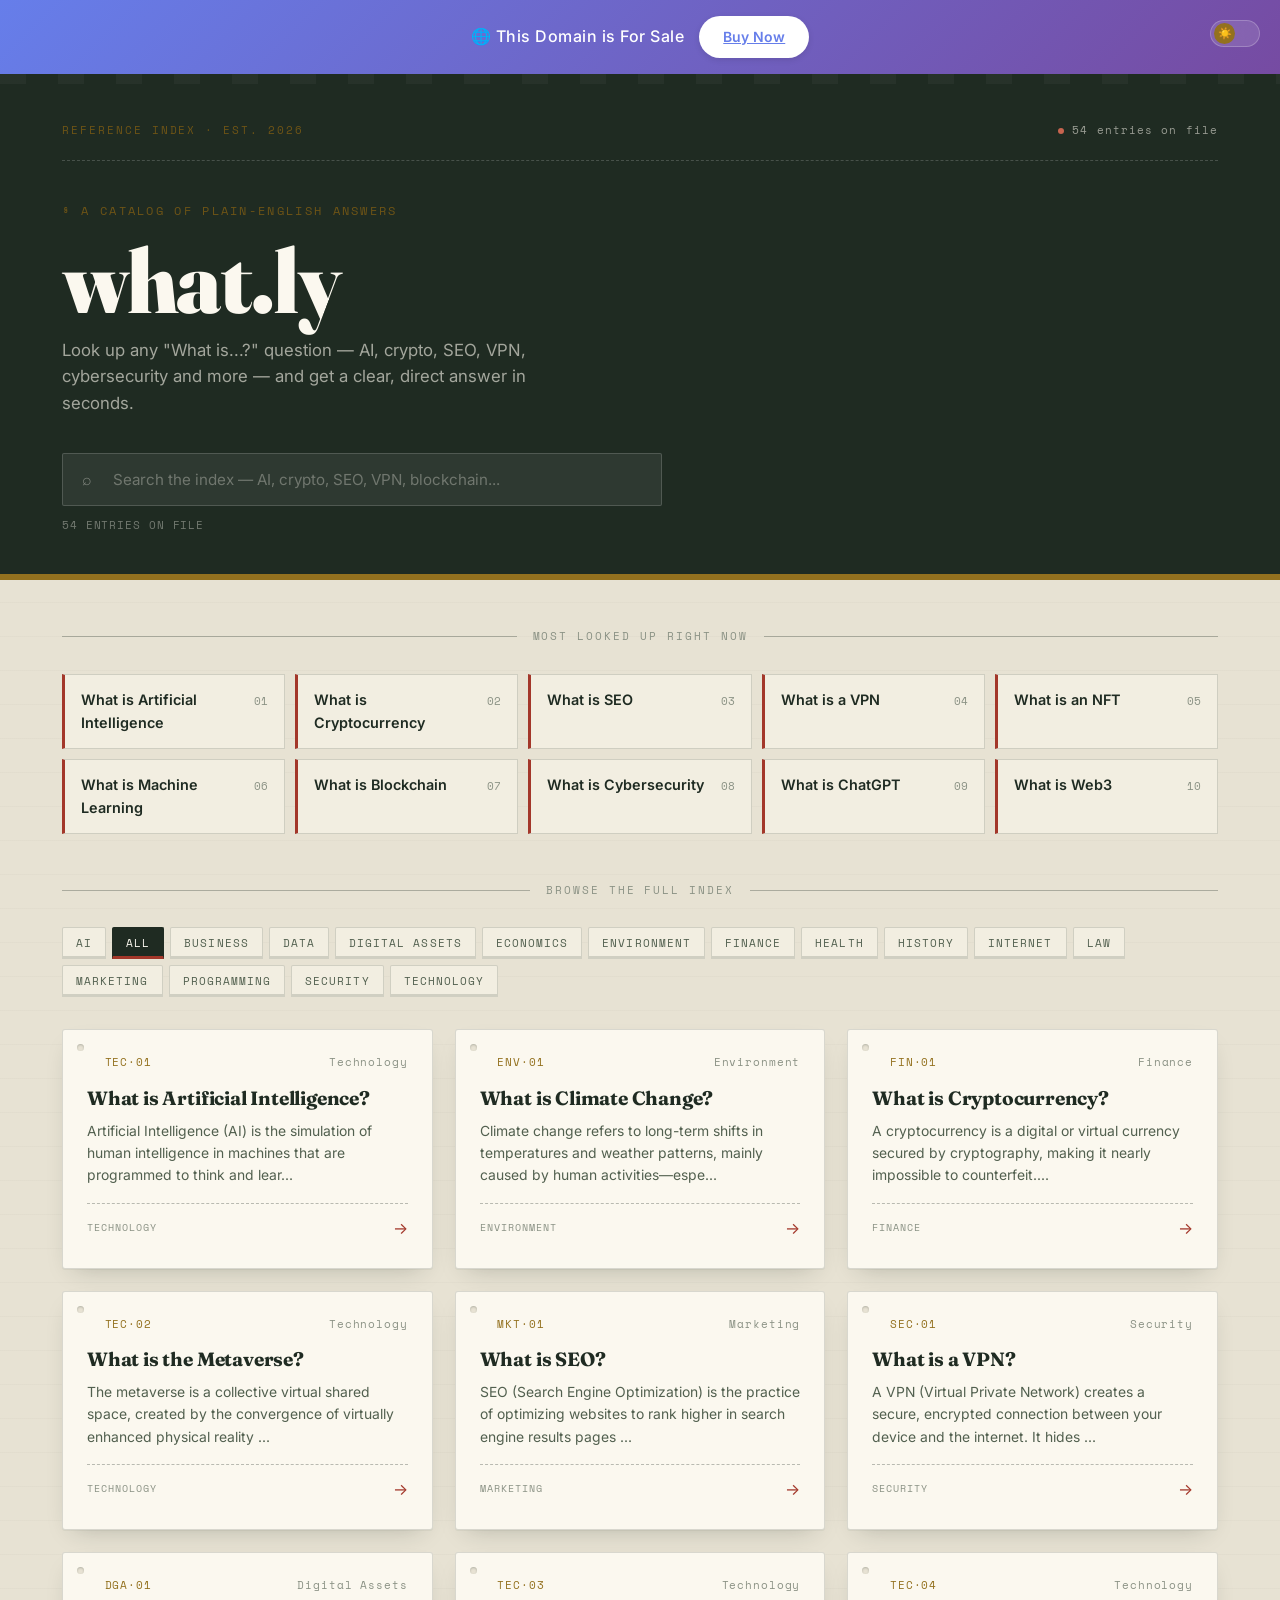
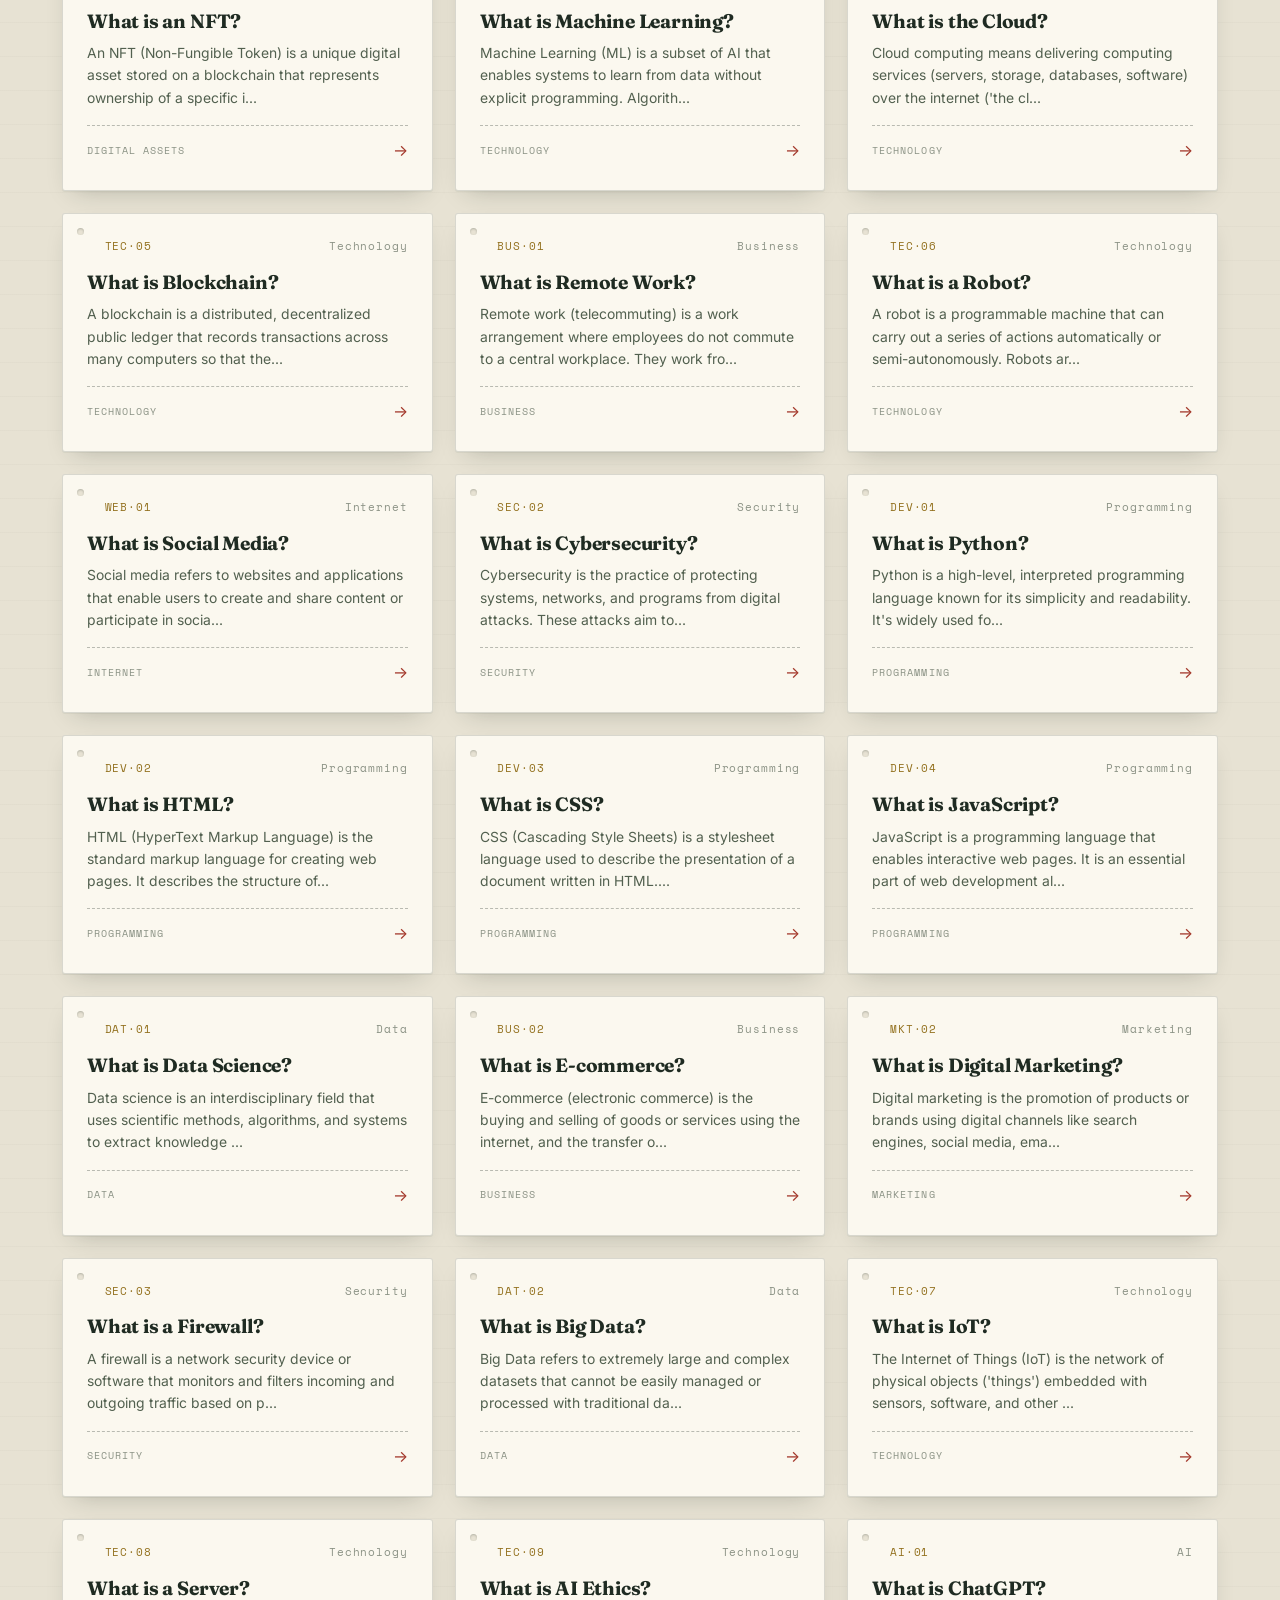
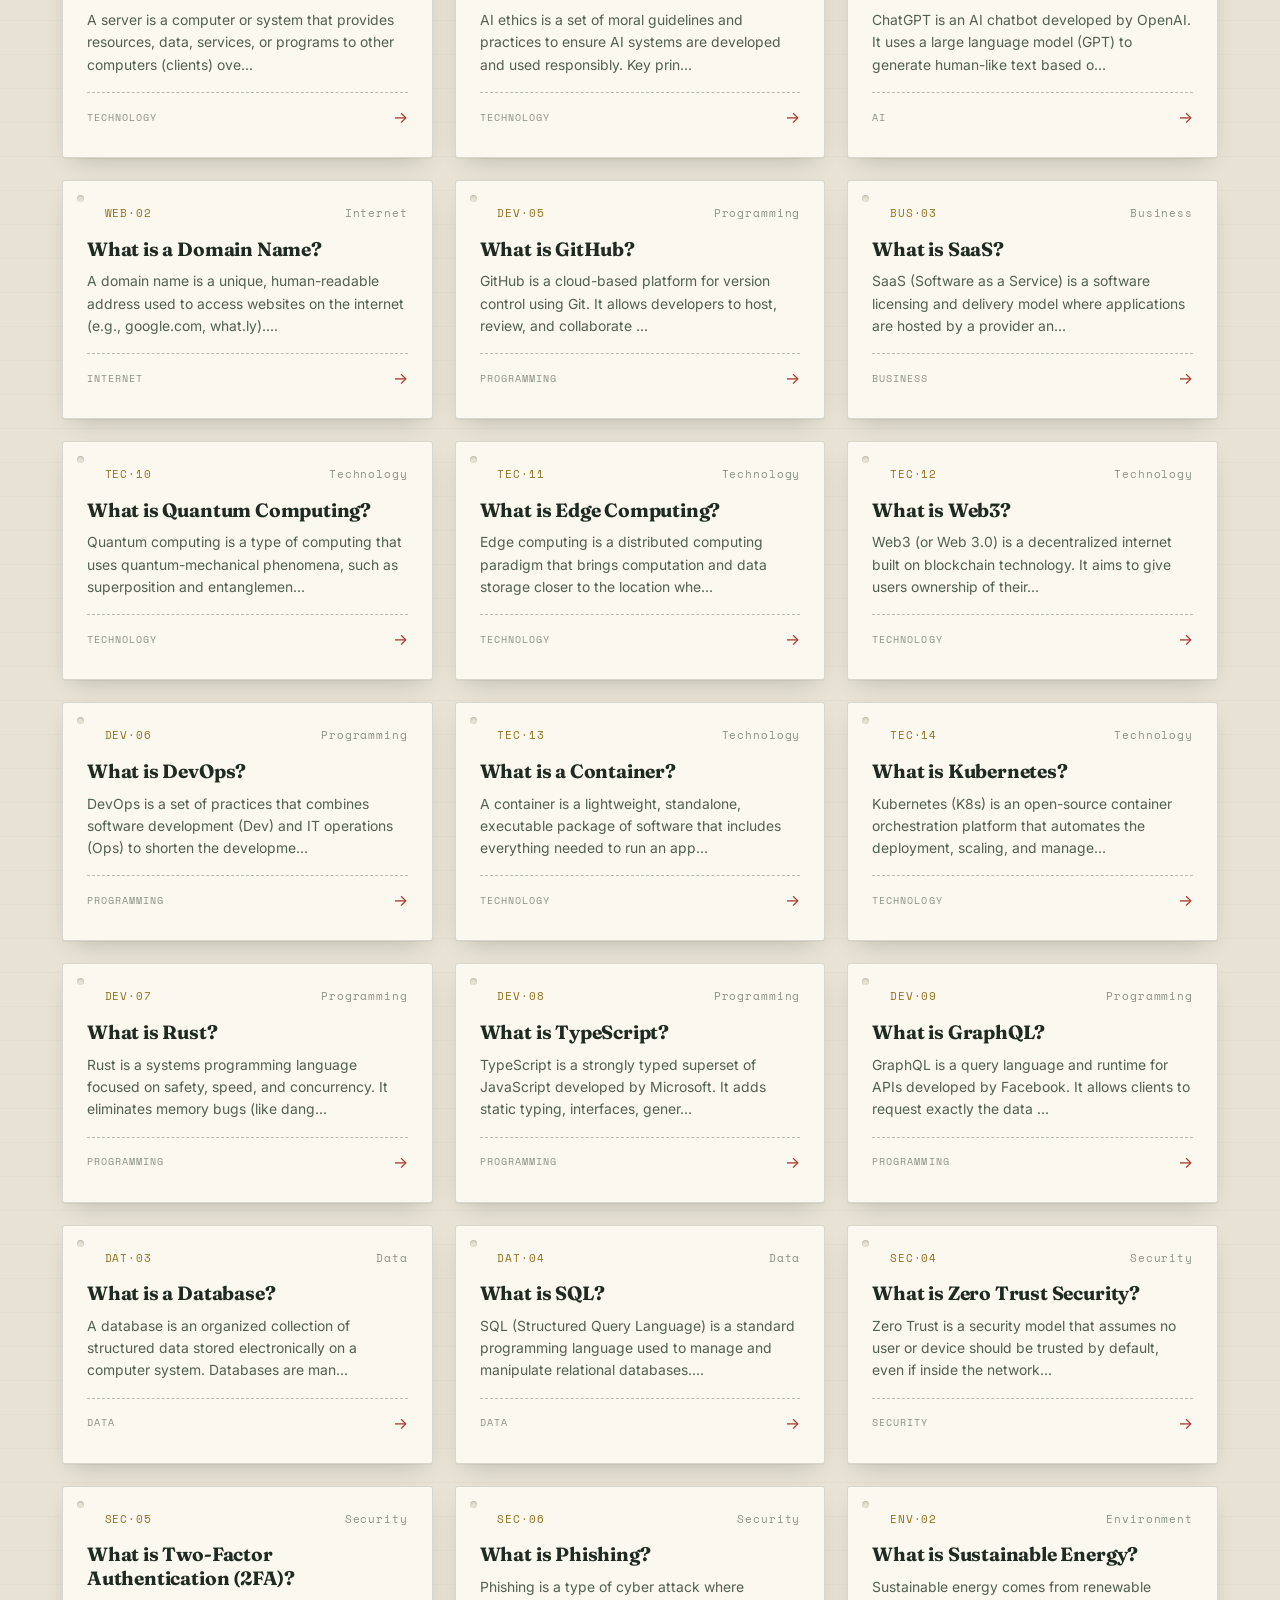
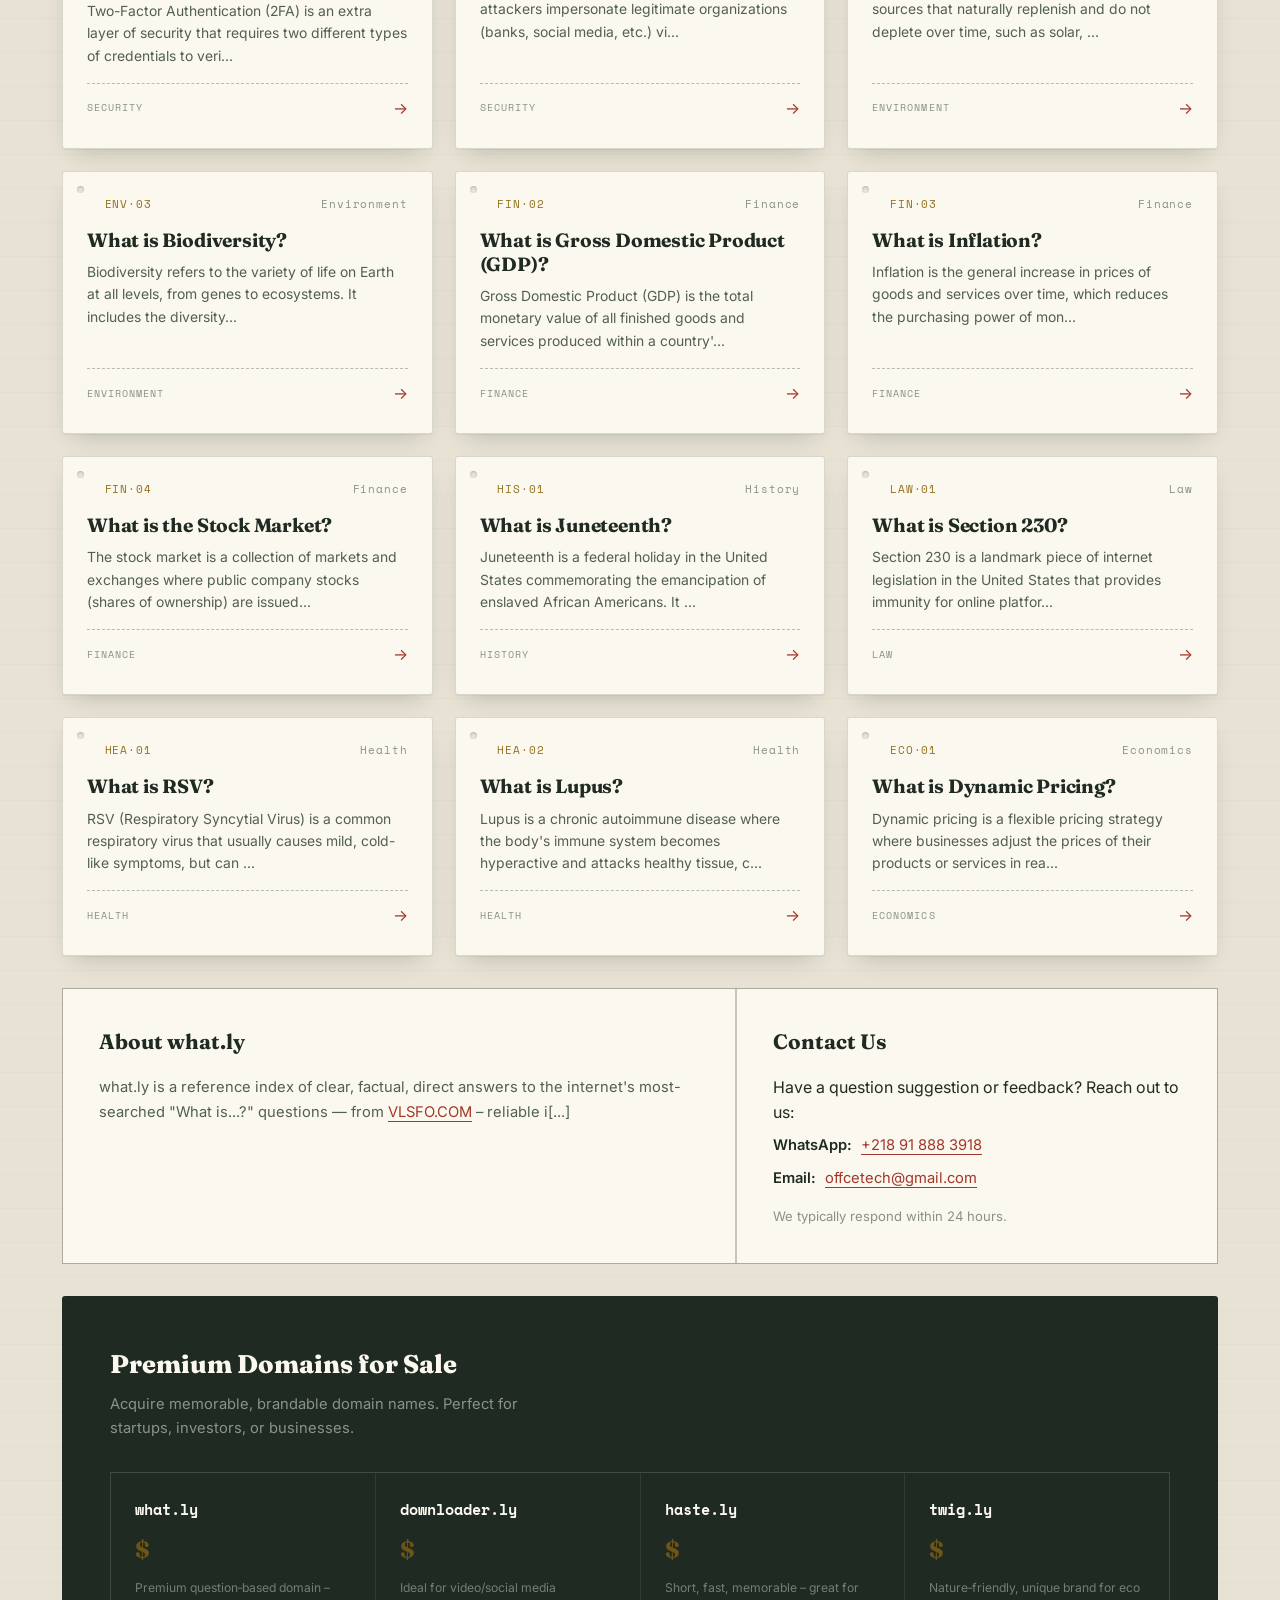
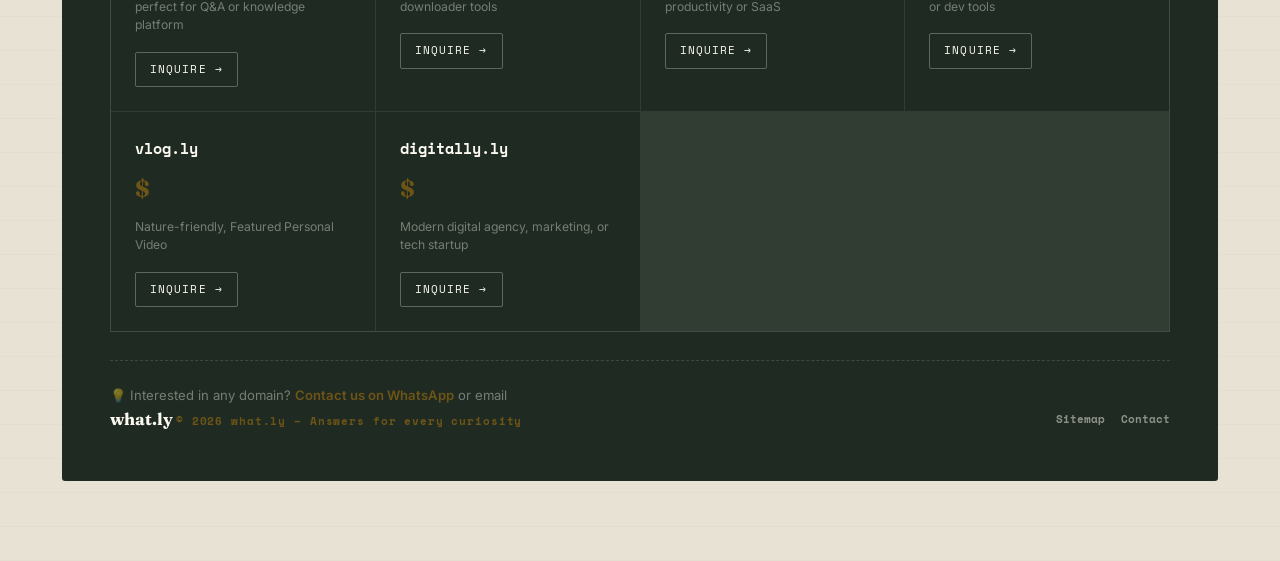
<file: index.html>
<!DOCTYPE html>
<html lang="en">
<head>
    <meta charset="UTF-8">
    <meta name="viewport" content="width=device-width, initial-scale=1.0">
    <title>what.ly – What is AI, Crypto, SEO, VPN & More? Clear Definitions</title>
    <meta name="description" content="Fast, plain-English answers to the internet's most-searched 'What is...?' questions — AI, cryptocurrency, blockchain, SEO, VPN, cybersecurity, machine learni[...]
    <meta name="keywords" content="what is AI, what is cryptocurrency, what is SEO, what is a VPN, what is blockchain, what is NFT, what is cybersecurity, what is machine learning, definitions, glo[...]
    <meta name="robots" content="index, follow">
    <link rel="canonical" href="https://what.ly/">

    <!-- Open Graph -->
    <meta property="og:type" content="website">
    <meta property="og:site_name" content="what.ly">
    <meta property="og:title" content="what.ly – Clear Answers to 'What is...?' Questions">
    <meta property="og:description" content="Plain-English definitions for AI, cryptocurrency, blockchain, SEO, VPN, cybersecurity and 45+ more of the web's most-searched topics.">
    <meta property="og:url" content="https://what.ly/">

    <!-- Twitter -->
    <meta name="twitter:card" content="summary">
    <meta name="twitter:title" content="what.ly – Clear Answers to 'What is...?' Questions">
    <meta name="twitter:description" content="Plain-English definitions for AI, cryptocurrency, blockchain, SEO, VPN, cybersecurity and 45+ more of the web's most-searched topics.">

    <link rel="stylesheet" href="style.css">
    <link rel="sitemap" type="application/xml" title="Sitemap" href="sitemap.xml">

    <!-- WebSite schema (enables sitelinks search box) -->
    <script type="application/ld+json">
    {
        "@context": "https://schema.org",
        "@type": "WebSite",
        "name": "what.ly",
        "url": "https://what.ly/",
        "description": "A reference index of clear, direct answers to the most-searched \"What is...?\" questions online.",
        "potentialAction": {
            "@type": "SearchAction",
            "target": "https://what.ly/?q={search_term_string}",
            "query-input": "required name=search_term_string"
        }
    }
    </script>
    
    <style>
        .domain-banner {
            background: linear-gradient(135deg, #667eea 0%, #764ba2 100%);
            padding: 16px 20px;
            text-align: center;
            color: white;
            font-weight: 500;
            display: flex;
            justify-content: center;
            align-items: center;
            gap: 15px;
            flex-wrap: wrap;
            box-shadow: 0 2px 8px rgba(0, 0, 0, 0.15);
        }
        
        .domain-banner-text {
            font-size: 16px;
            letter-spacing: 0.5px;
        }
        
        .domain-banner-btn {
            background: white;
            color: #667eea;
            border: none;
            padding: 10px 24px;
            border-radius: 25px;
            font-weight: 600;
            font-size: 14px;
            cursor: pointer;
            transition: all 0.3s ease;
            box-shadow: 0 2px 6px rgba(0, 0, 0, 0.1);
        }
        
        .domain-banner-btn:hover {
            transform: translateY(-2px);
            box-shadow: 0 4px 12px rgba(0, 0, 0, 0.2);
            background: #f0f0f0;
        }
        
        .domain-banner-btn:active {
            transform: translateY(0);
        }
        
        @media (max-width: 600px) {
            .domain-banner {
                flex-direction: column;
                gap: 12px;
                padding: 12px 15px;
            }
            
            .domain-banner-text {
                font-size: 14px;
            }
        }
    </style>
</head>
<body>

    <!-- DOMAIN FOR SALE BANNER -->
    <div class="domain-banner">
        <span class="domain-banner-text">🌐 This Domain is For Sale</span>
        <a href="https://www.atom.com/view/name/What.ly" target="_blank" rel="noopener noreferrer" class="domain-banner-btn">
            Buy Now
        </a>
    </div>

    <!-- THEME TOGGLE -->
    <button class="theme-toggle" id="themeToggle" title="Toggle dark mode" aria-label="Toggle dark mode">
        <span class="toggle-thumb" id="toggleThumb">☀️</span>
    </button>

    <!-- HEADER -->
    <header>
        <div class="container">
            <div class="header-inner">
                <div class="header-topbar">
                    <span class="header-tag">Reference Index · Est. 2026</span>
                    <span class="header-live">
                        <span class="live-dot"></span>
                        54 entries on file
                    </span>
                </div>
                <span class="header-eyebrow">A catalog of plain-English answers</span>
                <h1><a href="index.html">what.ly</a></h1>
                <p class="header-subtitle">Look up any "What is...?" question — AI, crypto, SEO, VPN, cybersecurity and more — and get a clear, direct answer in seconds.</p>

                <div class="search-box">
                    <span class="search-icon">⌕</span>
                    <input type="text" id="searchInput" placeholder="Search the index — AI, crypto, SEO, VPN, blockchain...">
                </div>
                <div class="search-meta" id="searchMeta"></div>
            </div>
        </div>
    </header>

    <!-- MAIN -->
    <main>
        <div class="container">

            <!-- Trending keywords: the site's top SEO-priority entries, surfaced and internally linked -->
            <section class="trending-section" aria-labelledby="trendingLabel">
                <div class="section-divider">
                    <span class="section-label" id="trendingLabel">Most looked up right now</span>
                </div>
                <div class="trending-grid" id="trendingList">
                    <div class="loading">Loading trending entries...</div>
                </div>
            </section>

            <!-- Category filters -->
            <div class="section-divider">
                <span class="section-label">Browse the full index</span>
            </div>
            <div class="category-filters" id="categoryFilters"></div>

            <!-- Questions grid -->
            <div id="questionsList" class="questions-grid">
                <div class="loading">Loading questions...</div>
            </div>

            <!-- About & Contact -->
            <div class="info-sections">
                <div class="about-section">
                    <h2>About what.ly</h2>
                    <p>what.ly is a reference index of clear, factual, direct answers to the internet's most-searched "What is...?" questions — from <a href="question.html?id=what-is-artificial[...]
                    <p>Every entry is filed by topic — technology, finance, cybersecurity, programming, environment and more — so you can browse the whole catalog, not just one answer.</p>
                    <p><strong>Looking for low‑sulfur marine fuel?</strong> Visit our partner: <a href="https://vlsfo.com" target="_blank" rel="noopener noreferrer">VLSFO.COM</a> – reliable i[...]
                </div>
                <div class="contact-section">
                    <h2>Contact Us</h2>
                    <p>Have a question suggestion or feedback? Reach out to us:</p>
                    <ul class="contact-details">
                        <li>
                            <strong>WhatsApp:</strong>
                            <a href="https://wa.me/218918883918" target="_blank" rel="noopener noreferrer">+218 91 888 3918</a>
                        </li>
                        <li>
                            <strong>Email:</strong>
                            <a href="mailto:offcetech@gmail.com">offcetech@gmail.com</a>
                        </li>
                    </ul>
                    <p>We typically respond within 24 hours.</p>
                </div>
            </div>

            <!-- Premium Domains -->
            <div class="domains-section">
                <h2>Premium Domains for Sale</h2>
                <p class="domains-intro">Acquire memorable, brandable domain names. Perfect for startups, investors, or businesses.</p>
                <div class="domains-grid" id="domainsList">
                    <div class="loading" style="color:rgba(255,255,255,0.3)">Loading domains...</div>
                </div>
                <div class="domains-note">
                    💡 Interested in any domain? <a href="https://wa.me/218918883918" target="_blank">Contact us on WhatsApp</a> or email <a href="mailto:offcetech@gmail.co[...]
                </div>
            </div>

        </div><!-- /.container -->
    </main>

    <!-- FOOTER -->
    <footer>
        <div class="container">
            <div class="footer-inner">
                <span class="footer-brand">what.ly</span>
                <span class="footer-copy">© 2026 what.ly – Answers for every curiosity</span>
                <nav class="footer-links" aria-label="Footer">
                    <a href="sitemap.xml">Sitemap</a>
                    <a href="mailto:offcetech@gmail.com">Contact</a>
                </nav>
            </div>
        </div>
    </footer>

    <!-- POPUP MODAL -->
    <div class="popup-overlay" id="popupOverlay">
        <div class="popup-card" id="popupCard">
            <button class="popup-close" id="popupClose">✕</button>
            <span class="popup-category" id="popupCategory"></span>
            <h2 class="popup-title" id="popupTitle"></h2>
            <div class="popup-answer" id="popupAnswer"></div>
            <a href="#" class="popup-link" id="popupLink">Read full entry →</a>
        </div>
    </div>

    <!-- SCROLL TO TOP -->
    <button class="scroll-top" id="scrollTop" title="Back to top">↑</button>

    <!-- TOAST -->
    <div class="toast" id="toast"></div>

    <script src="script.js"></script>
</body>
</html>
</file>
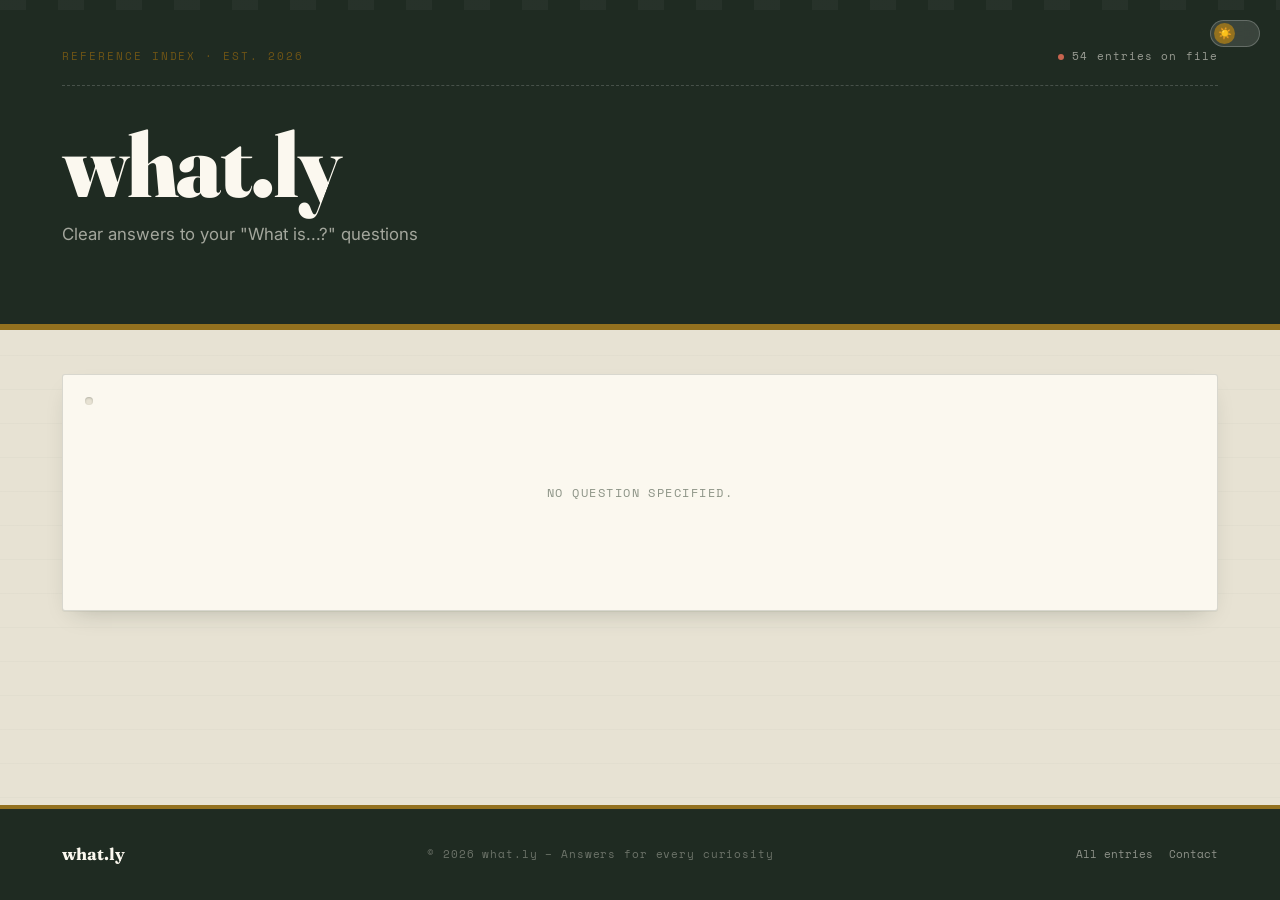
<file: question.html>
<!DOCTYPE html>
<html lang="en">
<head>
    <meta charset="UTF-8">
    <meta name="viewport" content="width=device-width, initial-scale=1.0">
    <title id="pageTitle">what.ly – Answer</title>
    <meta name="description" id="pageDescription" content="Detailed answer to your question">
    <meta name="keywords" id="pageKeywords" content="">
    <meta name="robots" content="index, follow">
    <link rel="stylesheet" href="style.css">
    <link rel="canonical" href="" id="canonicalLink">

    <!-- Open Graph -->
    <meta property="og:type" content="article">
    <meta property="og:site_name" content="what.ly">
    <meta property="og:title" id="ogTitle" content="">
    <meta property="og:description" id="ogDescription" content="">
    <meta property="og:url" id="ogUrl" content="">

    <!-- Twitter -->
    <meta name="twitter:card" content="summary">
    <meta name="twitter:title" id="twitterTitle" content="">
    <meta name="twitter:description" id="twitterDescription" content="">

    <script type="application/ld+json" id="schemaData"></script>
    <script type="application/ld+json" id="breadcrumbSchema"></script>
</head>
<body>

    <!-- THEME TOGGLE -->
    <button class="theme-toggle" id="themeToggle" title="Toggle dark mode" aria-label="Toggle dark mode">
        <span class="toggle-thumb" id="toggleThumb">☀️</span>
    </button>

    <!-- HEADER -->
    <header>
        <div class="container">
            <div class="header-inner">
                <div class="header-topbar">
                    <span class="header-tag">Reference Index · Est. 2026</span>
                    <span class="header-live">
                        <span class="live-dot"></span>
                        54 entries on file
                    </span>
                </div>
                <h1><a href="index.html">what.ly</a></h1>
                <p class="header-subtitle">Clear answers to your "What is...?" questions</p>
            </div>
        </div>
    </header>

    <!-- MAIN -->
    <main>
        <div class="container">
            <nav class="breadcrumb" id="breadcrumbNav" aria-label="Breadcrumb"></nav>

            <div id="questionDetail">
                <div class="loading">Loading...</div>
            </div>

            <section class="related-section" id="relatedSection" style="display:none;">
                <div class="section-divider">
                    <span class="section-label">Related entries</span>
                </div>
                <div class="related-grid" id="relatedGrid"></div>
            </section>
        </div>
    </main>

    <!-- FOOTER -->
    <footer>
        <div class="container">
            <div class="footer-inner">
                <span class="footer-brand">what.ly</span>
                <span class="footer-copy">© 2026 what.ly – Answers for every curiosity</span>
                <nav class="footer-links" aria-label="Footer">
                    <a href="index.html">All entries</a>
                    <a href="mailto:offcetech@gmail.com">Contact</a>
                </nav>
            </div>
        </div>
    </footer>

    <!-- SCROLL TO TOP -->
    <button class="scroll-top" id="scrollTop" title="Back to top">↑</button>

    <script src="script.js"></script>
</body>
</html>
</file>
<file: style.css>
@import url('https://fonts.googleapis.com/css2?family=Fraunces:opsz,wght@9..144,500;9..144,600;9..144,700;9..144,900&family=Space+Mono:wght@400;700&family=Inter:wght@400;500;600;700&display=swap');

/* =========================================================
   WHAT.LY — "THE INDEX" DESIGN SYSTEM
   A digital reference-card catalog: every entry is a card
   filed by a category code + sequence number (its "call
   number"), the way a library drawer would file it.
   ========================================================= */

:root {
    /* ---- Palette: aged catalog paper + bottle-ink + brass + stamp red ---- */
    --paper:        #E7E2D3;
    --paper-card:   #FBF8EF;
    --paper-raised: #F2EEE1;
    --ink:          #1F2B22;
    --ink-soft:     #52604F;
    --ink-faint:    #8B9285;
    --brass:        #93711F;
    --brass-strong: #6E5416;
    --stamp:        #A3372A;
    --stamp-soft:   #C7644F;
    --line:         rgba(31,43,34,0.16);
    --line-strong:  rgba(31,43,34,0.30);

    --shadow-card: 0 1px 0 rgba(31,43,34,0.05), 0 10px 24px -12px rgba(31,43,34,0.28);
    --shadow-lift: 0 2px 0 rgba(31,43,34,0.06), 0 22px 40px -16px rgba(31,43,34,0.34);
    --radius-card: 3px;
    --transition: 0.25s cubic-bezier(0.4, 0, 0.2, 1);

    /* Semantic */
    --bg-body:     var(--paper);
    --bg-card:     var(--paper-card);
    --bg-raised:   var(--paper-raised);
    --text-primary:   var(--ink);
    --text-secondary: var(--ink-soft);
    --text-muted:     var(--ink-faint);
    --header-bg:   var(--ink);
    --footer-bg:   var(--ink);
    --domains-bg:  var(--ink);
    --search-bg:      rgba(255,255,255,0.07);
    --search-border:  rgba(255,255,255,0.16);
}

[data-theme="dark"] {
    --paper:        #10160F;
    --paper-card:   #182018;
    --paper-raised: #1B2419;
    --ink:          #EDE7D6;
    --ink-soft:     #B7BDAA;
    --ink-faint:    #6C7566;
    --brass:        #D3AE55;
    --brass-strong: #E7C572;
    --stamp:        #E0715C;
    --stamp-soft:   #C7644F;
    --line:         rgba(237,231,214,0.14);
    --line-strong:  rgba(237,231,214,0.26);

    --bg-body:     var(--paper);
    --bg-card:     var(--paper-card);
    --bg-raised:   var(--paper-raised);
    --header-bg:   #070A06;
    --footer-bg:   #070A06;
    --domains-bg:  #070A06;
    --search-bg:      rgba(255,255,255,0.06);
    --search-border:  rgba(255,255,255,0.14);
}

/* ===== THEME TOGGLE ===== */
.theme-toggle {
    position: fixed;
    top: 1.25rem;
    right: 1.25rem;
    z-index: 200;
    width: 50px;
    height: 27px;
    background: rgba(255,255,255,0.12);
    border: 1px solid rgba(255,255,255,0.22);
    border-radius: 100px;
    cursor: pointer;
    display: flex;
    align-items: center;
    padding: 3px;
    transition: background var(--transition), border-color var(--transition);
    backdrop-filter: blur(8px);
}
.theme-toggle:hover { background: rgba(255,255,255,0.2); border-color: rgba(255,255,255,0.38); }
.toggle-thumb {
    width: 21px; height: 21px; border-radius: 50%;
    background: var(--brass);
    display: flex; align-items: center; justify-content: center;
    font-size: 11px;
    transition: transform var(--transition), background var(--transition);
    transform: translateX(0); line-height: 1;
}
[data-theme="dark"] .toggle-thumb { transform: translateX(23px); }
[data-theme="dark"] .theme-toggle { background: rgba(255,255,255,0.08); border-color: rgba(255,255,255,0.16); }

/* ===== RESET & BASE ===== */
*, *::before, *::after { margin: 0; padding: 0; box-sizing: border-box; }
html { scroll-behavior: smooth; }

@media (prefers-reduced-motion: reduce) {
    html { scroll-behavior: auto; }
    *, *::before, *::after { animation-duration: 0.001ms !important; animation-iteration-count: 1 !important; transition-duration: 0.001ms !important; }
}

body {
    font-family: 'Inter', sans-serif;
    background: var(--bg-body);
    color: var(--text-primary);
    line-height: 1.6;
    min-height: 100vh;
    display: flex;
    flex-direction: column;
    -webkit-font-smoothing: antialiased;
    background-image:
        repeating-linear-gradient(0deg, rgba(31,43,34,0.025) 0px, rgba(31,43,34,0.025) 1px, transparent 1px, transparent 34px);
}

.container { max-width: 1220px; margin: 0 auto; padding: 0 32px; position: relative; z-index: 1; }

a { color: inherit; }

/* ===== SKIP LINK / FOCUS ===== */
:focus-visible {
    outline: 2px solid var(--stamp);
    outline-offset: 3px;
}

/* ===== BREADCRUMB ===== */
.breadcrumb {
    font-family: 'Space Mono', monospace;
    font-size: 0.72rem;
    letter-spacing: 0.04em;
    color: var(--text-muted);
    padding: 1rem 0 0;
    display: flex;
    gap: 0.4em;
    flex-wrap: wrap;
}
.breadcrumb a { color: var(--text-secondary); text-decoration: none; border-bottom: 1px dotted var(--line-strong); }
.breadcrumb a:hover { color: var(--stamp); }
.breadcrumb .sep { color: var(--text-muted); }
.breadcrumb .current { color: var(--text-primary); }

/* ===== HEADER ===== */
header {
    background: var(--header-bg);
    color: var(--paper-card);
    position: relative;
    overflow: hidden;
    border-bottom: 6px solid var(--brass);
}

/* Drawer-tab notches along the top of the header, like a card-catalog drawer front */
header::before {
    content: '';
    position: absolute;
    top: 0; left: 0; right: 0;
    height: 10px;
    background-image: repeating-linear-gradient(90deg, rgba(255,255,255,0.06) 0 26px, transparent 26px 58px);
    opacity: 0.6;
}

.header-inner { padding: 3rem 0 2.5rem; position: relative; z-index: 2; }

.header-topbar {
    display: flex;
    align-items: center;
    justify-content: space-between;
    margin-bottom: 2.25rem;
    padding-bottom: 1.25rem;
    border-bottom: 1px dashed rgba(255,255,255,0.18);
    font-family: 'Space Mono', monospace;
}

.header-tag {
    font-size: 0.68rem;
    letter-spacing: 0.18em;
    color: var(--brass-strong);
    text-transform: uppercase;
}

.header-live {
    display: flex;
    align-items: center;
    gap: 8px;
    font-size: 0.68rem;
    color: rgba(251,248,239,0.55);
    letter-spacing: 0.1em;
}

.live-dot { width: 6px; height: 6px; background: var(--stamp-soft); border-radius: 50%; animation: pulse 2s ease-in-out infinite; }

@keyframes pulse {
    0%, 100% { opacity: 1; transform: scale(1); }
    50% { opacity: 0.35; transform: scale(0.8); }
}

.header-eyebrow {
    font-family: 'Space Mono', monospace;
    font-size: 0.72rem;
    letter-spacing: 0.2em;
    text-transform: uppercase;
    color: var(--brass-strong);
    display: inline-flex;
    align-items: center;
    gap: 10px;
    margin-bottom: 1.1rem;
}
.header-eyebrow::before { content: '§'; font-size: 1em; }

header h1 {
    font-family: 'Fraunces', serif;
    font-optical-sizing: auto;
    font-size: clamp(3.2rem, 8vw, 5.6rem);
    font-weight: 900;
    line-height: 0.95;
    letter-spacing: -0.02em;
    margin-bottom: 0.85rem;
}

header h1 a { color: var(--paper-card); text-decoration: none; display: inline-block; position: relative; }
header h1 a::after {
    content: '';
    position: absolute; bottom: -2px; left: 0; width: 0; height: 3px;
    background: var(--stamp); transition: width var(--transition);
}
header h1 a:hover::after { width: 100%; }

.header-subtitle {
    font-size: 1.05rem;
    color: rgba(251,248,239,0.6);
    font-weight: 400;
    max-width: 46ch;
    margin-bottom: 2.25rem;
}

.header-keywords {
    display: flex;
    flex-wrap: wrap;
    gap: 8px;
    margin-bottom: 2.25rem;
}
.header-keywords a {
    font-family: 'Space Mono', monospace;
    font-size: 0.68rem;
    letter-spacing: 0.06em;
    color: rgba(251,248,239,0.72);
    text-decoration: none;
    border: 1px solid rgba(255,255,255,0.2);
    padding: 5px 10px;
    border-radius: 100px;
    transition: all var(--transition);
    white-space: nowrap;
}
.header-keywords a:hover { border-color: var(--brass); color: var(--brass-strong); background: rgba(255,255,255,0.05); }

/* ===== SEARCH ===== */
.search-box { position: relative; max-width: 600px; }
.search-icon { position: absolute; left: 20px; top: 50%; transform: translateY(-50%); color: rgba(251,248,239,0.4); pointer-events: none; font-size: 1rem; z-index: 2; }

#searchInput {
    width: 100%;
    padding: 16px 20px 16px 50px;
    background: var(--search-bg);
    border: 1px solid var(--search-border);
    border-radius: 2px;
    font-family: 'Inter', sans-serif;
    font-size: 0.95rem;
    color: var(--paper-card);
    outline: none;
    transition: var(--transition);
}
#searchInput::placeholder { color: rgba(251,248,239,0.32); }
#searchInput:focus { background: rgba(255,255,255,0.1); border-color: var(--brass); box-shadow: 0 0 0 3px rgba(147,113,31,0.18); }

.search-meta {
    margin-top: 10px;
    font-family: 'Space Mono', monospace;
    font-size: 0.7rem;
    color: rgba(251,248,239,0.38);
    letter-spacing: 0.08em;
    min-height: 18px;
}

/* ===== MAIN ===== */
main { flex: 1; padding-bottom: 3rem; }

.section-divider { display: flex; align-items: center; gap: 16px; margin: 3rem 0 1.75rem; }
.section-divider::before, .section-divider::after { content: ''; flex: 1; height: 1px; background: var(--line-strong); }
.section-label {
    font-family: 'Space Mono', monospace;
    font-size: 0.68rem;
    letter-spacing: 0.18em;
    text-transform: uppercase;
    color: var(--text-muted);
    white-space: nowrap;
}

/* ===== TRENDING / FEATURED KEYWORDS STRIP ===== */
.trending-section { margin-top: 2rem; }
.trending-grid {
    display: grid;
    grid-template-columns: repeat(auto-fill, minmax(200px, 1fr));
    gap: 10px;
}
.trending-chip {
    display: flex;
    align-items: baseline;
    justify-content: space-between;
    gap: 10px;
    background: var(--bg-raised);
    border: 1px solid var(--line);
    border-left: 3px solid var(--stamp);
    padding: 0.85rem 1rem;
    text-decoration: none;
    color: var(--text-primary);
    transition: var(--transition);
    font-size: 0.9rem;
    font-weight: 600;
}
.trending-chip:hover { background: var(--bg-card); border-color: var(--line-strong); transform: translateX(2px); }
.trending-chip .rank {
    font-family: 'Space Mono', monospace;
    font-size: 0.68rem;
    color: var(--text-muted);
    font-weight: 400;
}

/* ===== CATEGORY FILTERS (drawer tabs) ===== */
.category-filters { display: flex; gap: 6px; flex-wrap: wrap; margin: 0 0 0.5rem; }
.cat-btn {
    font-family: 'Space Mono', monospace;
    font-size: 0.66rem;
    letter-spacing: 0.1em;
    text-transform: uppercase;
    color: var(--text-secondary);
    background: var(--bg-raised);
    border: 1px solid var(--line);
    border-bottom: 3px solid var(--line);
    padding: 7px 13px 5px;
    border-radius: 2px 2px 0 0;
    cursor: pointer;
    transition: all var(--transition);
}
.cat-btn:hover { border-bottom-color: var(--brass); color: var(--text-primary); }
.cat-btn.active { background: var(--ink); color: var(--paper-card); border-color: var(--ink); border-bottom-color: var(--stamp); }

/* ===== QUESTIONS GRID ===== */
.questions-grid {
    display: grid;
    grid-template-columns: repeat(auto-fill, minmax(300px, 1fr));
    gap: 22px;
    margin: 2rem 0;
}

/* ===== QUESTION CARD — "index card" ===== */
.question-card {
    background: var(--bg-card);
    border: 1px solid var(--line);
    border-radius: var(--radius-card);
    padding: 1.5rem 1.5rem 1.65rem;
    position: relative;
    cursor: pointer;
    transition: transform var(--transition), box-shadow var(--transition), border-color var(--transition);
    box-shadow: var(--shadow-card);
    display: flex;
    flex-direction: column;
    min-height: 190px;
}

/* punch-hole detail, top-left, like a physical index card */
.question-card::before {
    content: '';
    position: absolute;
    top: 14px; left: 14px;
    width: 7px; height: 7px;
    border-radius: 50%;
    background: var(--bg-body);
    box-shadow: inset 0 1px 2px rgba(31,43,34,0.25);
}

.question-card:hover, .question-card:focus-visible {
    transform: translateY(-3px) rotate(-0.35deg);
    box-shadow: var(--shadow-lift);
    border-color: var(--line-strong);
}

.card-callnumber {
    font-family: 'Space Mono', monospace;
    font-size: 0.68rem;
    letter-spacing: 0.08em;
    color: var(--brass);
    margin-bottom: 0.9rem;
    padding-left: 1.1rem;
    display: flex;
    align-items: center;
    justify-content: space-between;
}
.card-callnumber .cat-name { color: var(--text-muted); font-weight: 400; }

.question-card h3 { font-family: 'Fraunces', serif; font-size: 1.2rem; font-weight: 700; line-height: 1.25; margin-bottom: 0.6rem; letter-spacing: -0.01em; }
.question-card h3 a { text-decoration: none; color: var(--text-primary); }
.question-card h3 a:hover { color: var(--stamp); }

.short-answer { font-size: 0.87rem; color: var(--text-secondary); line-height: 1.6; flex: 1; margin-bottom: 1rem; }

.card-footer {
    display: flex;
    align-items: center;
    justify-content: space-between;
    border-top: 1px dashed var(--line-strong);
    padding-top: 0.75rem;
    margin-top: auto;
}
.card-footer .category {
    font-family: 'Space Mono', monospace;
    font-size: 0.64rem;
    letter-spacing: 0.1em;
    text-transform: uppercase;
    color: var(--text-muted);
}
.card-arrow { font-size: 1rem; color: var(--stamp); transition: transform var(--transition); }
.question-card:hover .card-arrow { transform: translateX(4px); }

/* fade-up entrance */
@keyframes fadeUp { from { opacity: 0; transform: translateY(18px); } to { opacity: 1; transform: translateY(0); } }
.question-card { animation: fadeUp 0.45s ease both; }
.question-card:nth-child(1) { animation-delay: .03s; } .question-card:nth-child(2) { animation-delay: .06s; }
.question-card:nth-child(3) { animation-delay: .09s; } .question-card:nth-child(4) { animation-delay: .12s; }
.question-card:nth-child(5) { animation-delay: .15s; } .question-card:nth-child(6) { animation-delay: .18s; }
.question-card:nth-child(7) { animation-delay: .21s; } .question-card:nth-child(8) { animation-delay: .24s; }
.question-card:nth-child(9) { animation-delay: .27s; }

/* ===== SINGLE QUESTION PAGE ===== */
#questionDetail {
    background: var(--bg-card);
    border: 1px solid var(--line);
    border-radius: var(--radius-card);
    padding: 2.75rem;
    margin: 1.75rem 0 2.5rem;
    box-shadow: var(--shadow-card);
    position: relative;
}
#questionDetail::before {
    content: '';
    position: absolute; top: 22px; left: 22px;
    width: 8px; height: 8px; border-radius: 50%;
    background: var(--bg-body); box-shadow: inset 0 1px 2px rgba(31,43,34,0.25);
}

.answer-meta {
    font-family: 'Space Mono', monospace;
    font-size: 0.7rem;
    letter-spacing: 0.1em;
    text-transform: uppercase;
    color: var(--brass);
    display: flex;
    gap: 1.5rem;
    margin: 0.75rem 0 1.75rem;
    padding-bottom: 1.5rem;
    border-bottom: 1px dashed var(--line-strong);
}

#questionDetail h1 {
    font-family: 'Fraunces', serif;
    font-size: clamp(1.8rem, 4vw, 2.5rem);
    font-weight: 800;
    line-height: 1.15;
    letter-spacing: -0.01em;
    padding-left: 1.4rem;
}

.answer { font-size: 1.05rem; line-height: 1.85; color: var(--text-secondary); }
.answer p { margin-bottom: 1.1rem; }
.answer p:last-child { margin-bottom: 0; }

.back-link {
    display: inline-flex;
    align-items: center;
    gap: 8px;
    margin-top: 2rem;
    font-family: 'Space Mono', monospace;
    font-size: 0.75rem;
    letter-spacing: 0.08em;
    text-transform: uppercase;
    color: var(--text-primary);
    text-decoration: none;
    border-bottom: 1px solid var(--text-primary);
    padding-bottom: 2px;
}
.back-link:hover { color: var(--stamp); border-color: var(--stamp); }

/* Related entries (internal linking block) */
.related-section { margin-top: 0; }
.related-grid { display: grid; grid-template-columns: repeat(auto-fill, minmax(240px,1fr)); gap: 14px; }
.related-card {
    display: block;
    background: var(--bg-card);
    border: 1px solid var(--line);
    border-radius: var(--radius-card);
    padding: 1rem 1.15rem;
    text-decoration: none;
    color: var(--text-primary);
    font-size: 0.88rem;
    font-weight: 600;
    transition: var(--transition);
}
.related-card:hover { border-color: var(--stamp); transform: translateY(-2px); }
.related-card span { display: block; font-family: 'Space Mono', monospace; font-weight: 400; font-size: 0.65rem; color: var(--text-muted); margin-top: 4px; text-transform: uppercase; letter-spacing: 0.08em; }

/* ===== ABOUT & CONTACT ===== */
.info-sections {
    display: grid;
    grid-template-columns: 1.4fr 1fr;
    gap: 1.5px;
    background: var(--line);
    border: 1px solid var(--line);
    margin: 2rem 0;
}
.about-section, .contact-section { background: var(--bg-card); padding: 2.25rem; }
.about-section h2, .contact-section h2 {
    font-family: 'Fraunces', serif;
    font-size: 1.3rem;
    font-weight: 700;
    margin-bottom: 1rem;
}
.about-section p { font-size: 0.92rem; color: var(--text-secondary); margin-bottom: 0.9rem; line-height: 1.7; }
.about-section p:last-child { margin-bottom: 0; }
.about-section a, .contact-section a { color: var(--stamp); text-decoration: none; border-bottom: 1px solid currentColor; }
.about-section a:hover, .contact-section a:hover { opacity: 0.7; }

.contact-details { list-style: none; margin: 0.5rem 0 1rem; }
.contact-details li { font-size: 0.92rem; color: var(--text-secondary); margin-bottom: 0.6rem; }
.contact-details strong { color: var(--text-primary); font-weight: 600; margin-right: 0.35rem; }
.contact-section > p:last-child { font-size: 0.82rem; color: var(--text-muted); }

/* ===== DOMAINS SECTION ===== */
.domains-section { background: var(--domains-bg); color: var(--paper-card); padding: 3rem; border-radius: var(--radius-card); margin: 2rem 0; }
.domains-section h2 { font-family: 'Fraunces', serif; font-size: 1.6rem; font-weight: 800; margin-bottom: 0.5rem; }
.domains-intro { font-size: 0.92rem; color: rgba(251,248,239,0.5); margin-bottom: 2rem; max-width: 50ch; }
.domains-grid { display: grid; grid-template-columns: repeat(auto-fill, minmax(220px, 1fr)); gap: 1px; background: rgba(255,255,255,0.08); border: 1px solid rgba(255,255,255,0.08); margin-bottom: 1.75rem; }
.domain-card { background: var(--domains-bg); padding: 1.5rem; }
.domain-name { font-family: 'Space Mono', monospace; font-size: 0.95rem; font-weight: 700; color: var(--paper-card); margin-bottom: 0.6rem; }
.domain-price { font-family: 'Fraunces', serif; font-size: 1.5rem; font-weight: 700; color: var(--brass-strong); margin-bottom: 0.6rem; display: block; }
.domain-desc { font-size: 0.76rem; color: rgba(251,248,239,0.4); line-height: 1.5; margin-bottom: 1.1rem; }
.buy-btn { display: inline-flex; align-items: center; gap: 6px; font-family: 'Space Mono', monospace; font-size: 0.68rem; letter-spacing: 0.1em; text-transform: uppercase; color: var(--paper-card); text-decoration: none; border: 1px solid rgba(255,255,255,0.28); padding: 8px 14px; border-radius: 2px; transition: all var(--transition); }
.buy-btn:hover { background: var(--brass); color: var(--ink); border-color: var(--brass); }
.domains-note { font-size: 0.82rem; color: rgba(251,248,239,0.4); padding-top: 1.5rem; border-top: 1px dashed rgba(255,255,255,0.14); }
.domains-note a { color: var(--brass-strong); text-decoration: none; font-weight: 600; }
.domains-note a:hover { opacity: 0.7; }

/* ===== LOADING ===== */
.loading { text-align: center; padding: 4rem; font-family: 'Space Mono', monospace; font-size: 0.76rem; letter-spacing: 0.12em; color: var(--text-muted); text-transform: uppercase; }

/* ===== TOAST ===== */
.toast { position: fixed; bottom: 2rem; right: 2rem; background: var(--ink); color: var(--paper-card); padding: 1rem 1.5rem; border-radius: 2px; font-size: 0.85rem; z-index: 1000; transform: translateY(100px); opacity: 0; transition: all 0.4s cubic-bezier(0.4, 0, 0.2, 1); border-left: 3px solid var(--stamp); max-width: 300px; }
.toast.show { transform: translateY(0); opacity: 1; }

/* ===== SCROLL TOP ===== */
.scroll-top { position: fixed; bottom: 2rem; left: 2rem; width: 44px; height: 44px; background: var(--ink); color: var(--paper-card); border: none; border-radius: 2px; cursor: pointer; display: flex; align-items: center; justify-content: center; font-size: 1.1rem; opacity: 0; transform: translateY(20px); transition: all var(--transition); z-index: 100; }
.scroll-top.visible { opacity: 1; transform: translateY(0); }
.scroll-top:hover { background: var(--stamp); }

/* ===== FOOTER ===== */
footer { background: var(--footer-bg); color: rgba(251,248,239,0.35); padding: 2rem 0; margin-top: auto; border-top: 4px solid var(--brass); }
.footer-inner { display: flex; align-items: center; justify-content: space-between; flex-wrap: wrap; gap: 0.75rem; }
.footer-brand { font-family: 'Fraunces', serif; font-size: 1.05rem; color: var(--paper-card); font-weight: 700; }
.footer-copy { font-family: 'Space Mono', monospace; font-size: 0.68rem; letter-spacing: 0.08em; }
.footer-links { display: flex; gap: 1rem; font-family: 'Space Mono', monospace; font-size: 0.68rem; }
.footer-links a { color: rgba(251,248,239,0.5); text-decoration: none; }
.footer-links a:hover { color: var(--brass-strong); }

/* ===== POPUP MODAL ===== */
.popup-overlay { position: fixed; inset: 0; background: rgba(15,20,14,0.72); backdrop-filter: blur(6px); z-index: 500; opacity: 0; pointer-events: none; transition: opacity var(--transition); display: flex; align-items: center; justify-content: center; padding: 2rem; }
.popup-overlay.active { opacity: 1; pointer-events: all; }
.popup-card { background: var(--bg-card); max-width: 560px; width: 100%; padding: 3rem; position: relative; border-radius: var(--radius-card); transform: scale(0.96) translateY(16px); transition: all 0.35s cubic-bezier(0.4, 0, 0.2, 1); max-height: 80vh; overflow-y: auto; box-shadow: var(--shadow-lift); }
.popup-overlay.active .popup-card { transform: scale(1) translateY(0); }
.popup-close { position: absolute; top: 1.25rem; right: 1.25rem; width: 36px; height: 36px; background: var(--bg-raised); border: 1px solid var(--line); cursor: pointer; display: flex; align-items: center; justify-content: center; font-size: 1rem; color: var(--text-primary); border-radius: 2px; transition: background var(--transition); }
.popup-close:hover { background: var(--stamp); color: var(--paper-card); border-color: var(--stamp); }
.popup-category { font-family: 'Space Mono', monospace; font-size: 0.65rem; letter-spacing: 0.16em; text-transform: uppercase; color: var(--brass); margin-bottom: 0.9rem; display: block; }
.popup-title { font-family: 'Fraunces', serif; font-size: 1.55rem; font-weight: 800; line-height: 1.22; margin-bottom: 1.4rem; padding-bottom: 1.4rem; border-bottom: 1px dashed var(--line-strong); color: var(--text-primary); }
.popup-answer { font-size: 0.95rem; line-height: 1.8; color: var(--text-secondary); margin-bottom: 1.5rem; }
.popup-answer p { margin-bottom: 1rem; }
.popup-link { display: inline-flex; align-items: center; gap: 8px; font-family: 'Space Mono', monospace; font-size: 0.72rem; letter-spacing: 0.1em; text-transform: uppercase; color: var(--stamp); text-decoration: none; border-bottom: 1px solid var(--stamp); padding-bottom: 2px; transition: opacity var(--transition); }
.popup-link:hover { opacity: 0.6; }

/* ===== RESPONSIVE ===== */
@media (max-width: 768px) {
    .container { padding: 0 20px; }
    header h1 { font-size: 2.8rem; }
    .header-topbar { display: none; }
    .questions-grid { grid-template-columns: 1fr; }
    .info-sections { grid-template-columns: 1fr; }
    .domains-section { padding: 2rem 1.5rem; }
    .domains-grid { grid-template-columns: 1fr 1fr; }
    .footer-inner { flex-direction: column; text-align: center; }
    .popup-card { padding: 2rem; }
    #questionDetail { padding: 2rem; }
    .scroll-top { bottom: 1rem; left: 1rem; }
    .toast { bottom: 1rem; right: 1rem; left: 1rem; max-width: none; }
}

@media (max-width: 480px) {
    .domains-grid { grid-template-columns: 1fr; }
    header h1 { font-size: 2.3rem; }
}
</file>
